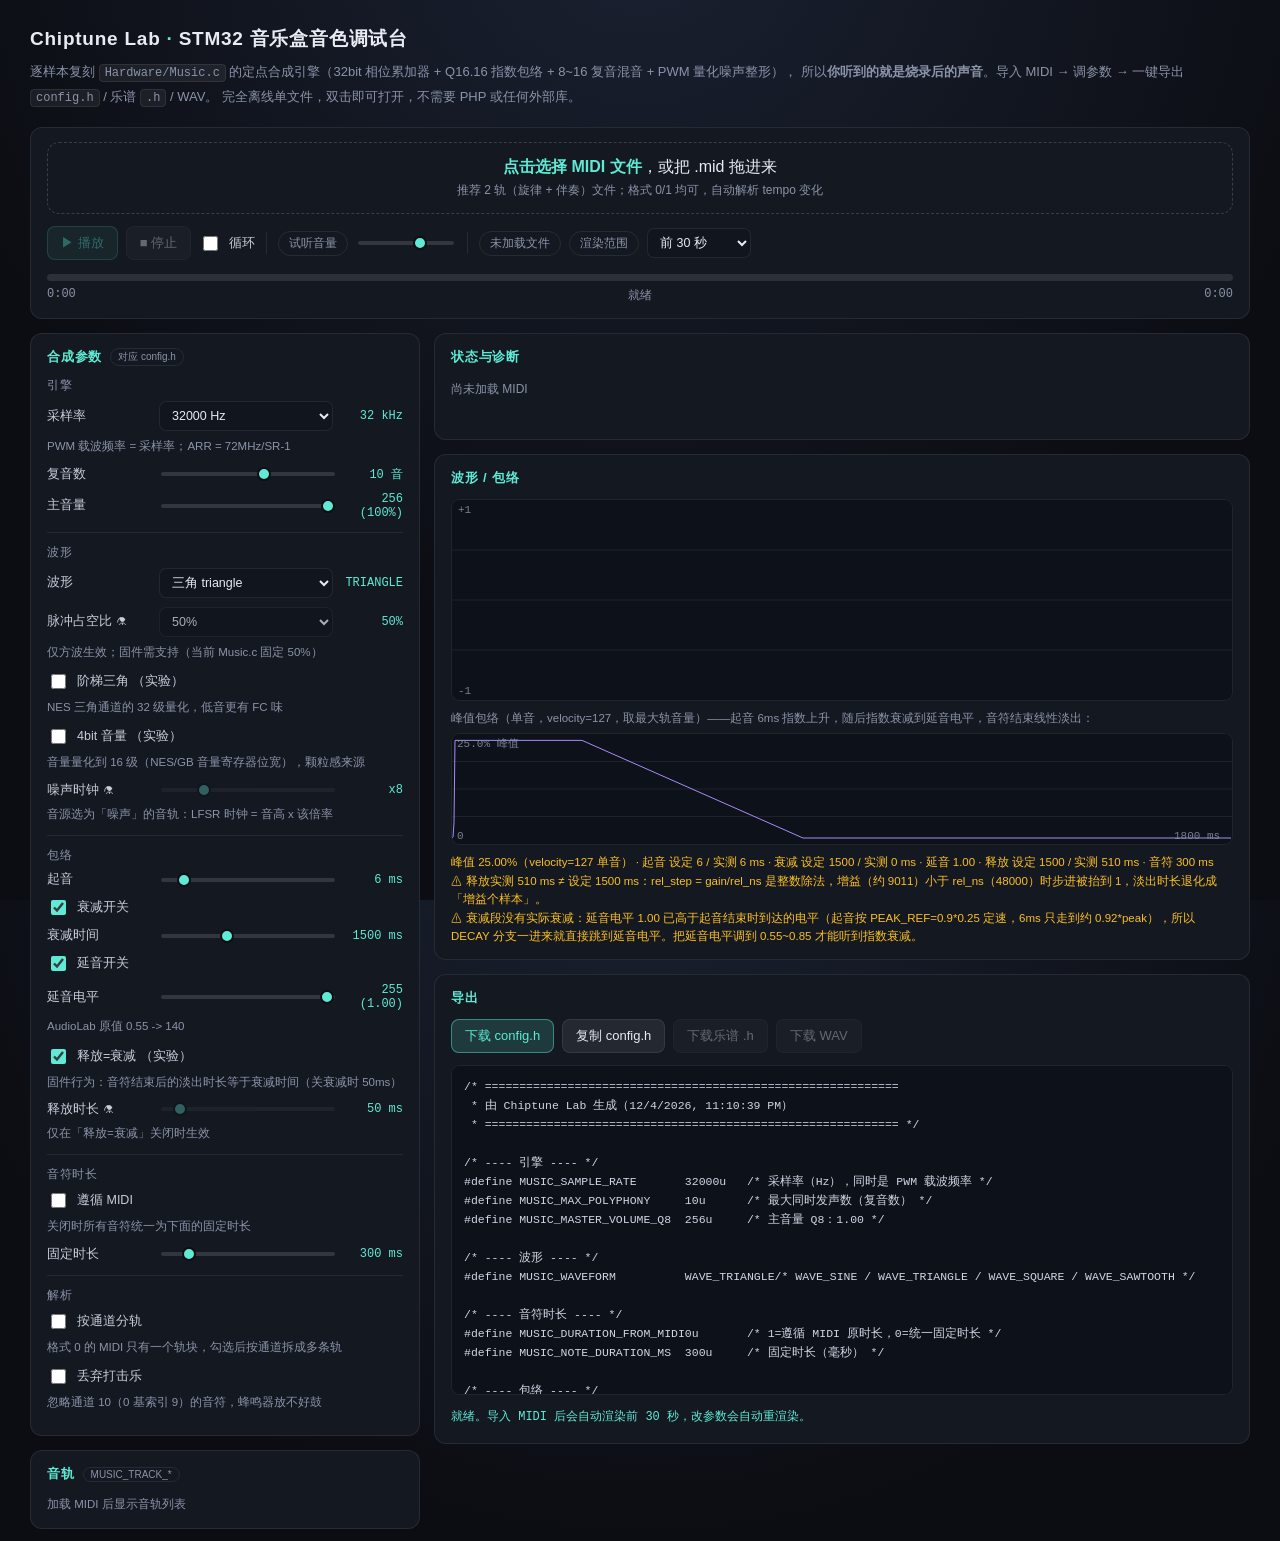
<file: src/AudioLab/chiptune_lab.html>
<!DOCTYPE html>
<html lang="zh-CN">
<head>
<meta charset="UTF-8" />
<meta name="viewport" content="width=device-width, initial-scale=1" />
<title>Chiptune Lab · STM32 音乐盒音色调试台</title>
<style>
:root{
  --bg:#0b0d12; --panel:#141821; --panel2:#11151d; --line:rgba(255,255,255,.08);
  --text:#e8ebf2; --muted:#8b93a8; --accent:#5eead4; --accent2:#a78bfa; --warn:#fbbf24; --bad:#f87171;
}
*{box-sizing:border-box}
html,body{height:100%}
body{
  margin:0; background:radial-gradient(circle at 50% -10%, #1b2132 0%, #0b0d12 62%);
  color:var(--text); font-family:-apple-system,BlinkMacSystemFont,"Segoe UI","PingFang SC","Hiragino Sans GB","Microsoft YaHei",sans-serif;
  display:flex; justify-content:center; padding:26px 16px 70px; -webkit-tap-highlight-color:transparent;
}
code,.mono{font-family:ui-monospace,SFMono-Regular,Menlo,Consolas,monospace}
.app{width:100%;max-width:1220px}
h1{font-size:19px;font-weight:600;letter-spacing:.04em;margin:0 0 8px}
h1 span{color:var(--accent)}
.sub{color:var(--muted);font-size:13px;line-height:1.8;margin:0 0 18px}
.sub code{background:rgba(255,255,255,.06);border:1px solid var(--line);border-radius:4px;padding:1px 5px;font-size:12px}
.card{background:var(--panel);border:1px solid var(--line);border-radius:12px;padding:14px 16px;margin-bottom:14px}
.card h2{font-size:13px;font-weight:600;margin:0 0 12px;color:var(--accent);letter-spacing:.06em;display:flex;align-items:center;gap:8px}
.card h2 .badge{font-size:10px;font-weight:400;color:var(--warn);border:1px solid rgba(251,191,36,.35);border-radius:20px;padding:1px 7px;letter-spacing:0}
.grid{display:grid;grid-template-columns:390px minmax(0,1fr);gap:14px;align-items:start}
@media (max-width:1000px){.grid{grid-template-columns:1fr}}
.drop{border:1.5px dashed rgba(255,255,255,.16);border-radius:12px;padding:14px;text-align:center;transition:.16s;cursor:pointer}
.drop:hover,.drop.over{border-color:var(--accent);background:rgba(94,234,212,.05)}
.drop b{color:var(--accent);font-weight:600}
.drop small{color:var(--muted);display:block;margin-top:4px;font-size:12px}
input[type=file]{display:none}
.btn{background:rgba(255,255,255,.07);color:var(--text);border:1px solid var(--line);border-radius:8px;padding:7px 13px;font-size:13px;cursor:pointer;transition:.14s;font-family:inherit}
.btn:hover:not(:disabled){background:rgba(255,255,255,.13);border-color:rgba(255,255,255,.2)}
.btn:disabled{opacity:.38;cursor:not-allowed}
.btn.primary{background:rgba(94,234,212,.16);border-color:rgba(94,234,212,.45);color:var(--accent)}
.btn.primary:hover:not(:disabled){background:rgba(94,234,212,.26)}
.btn.rec{background:rgba(248,113,113,.14);border-color:rgba(248,113,113,.4);color:#fca5a5}
.toolbar{display:flex;flex-wrap:wrap;gap:8px;align-items:center;margin-bottom:12px}
.toolbar .sep{width:1px;height:22px;background:var(--line);margin:0 3px}
.pill{font-size:12px;color:var(--muted);border:1px solid var(--line);border-radius:20px;padding:3px 10px;white-space:nowrap}
.row{display:grid;grid-template-columns:104px 1fr 62px;gap:8px;align-items:center;margin-bottom:9px}
.row>label{font-size:12.5px;color:#c7cdda}
.row .val{font-size:12px;color:var(--accent);text-align:right;font-family:ui-monospace,Menlo,Consolas,monospace}
.row.wide{grid-template-columns:1fr;gap:6px}
input[type=range]{-webkit-appearance:none;width:100%;height:4px;border-radius:3px;background:rgba(255,255,255,.13);outline:none}
input[type=range]::-webkit-slider-thumb{-webkit-appearance:none;width:14px;height:14px;border-radius:50%;background:var(--accent);cursor:pointer;border:2px solid #0b0d12}
input[type=range]::-moz-range-thumb{width:12px;height:12px;border:2px solid #0b0d12;border-radius:50%;background:var(--accent);cursor:pointer}
input[type=range]:disabled{opacity:.35}
select{background:var(--panel2);color:var(--text);border:1px solid var(--line);border-radius:7px;padding:6px 8px;font-size:12.5px;width:100%;font-family:inherit}
.sw{display:flex;align-items:center;gap:8px;font-size:12.5px;color:#c7cdda;cursor:pointer;margin-bottom:9px}
.sw input{accent-color:#5eead4;width:15px;height:15px;cursor:pointer}
.hint{font-size:11.5px;color:var(--muted);line-height:1.6;margin:-3px 0 10px;white-space:pre-line}
.hint b{color:var(--warn);font-weight:500}
.metrics{display:grid;grid-template-columns:repeat(auto-fit,minmax(140px,1fr));gap:9px}
.metric{background:var(--panel2);border:1px solid var(--line);border-radius:9px;padding:9px 11px}
.metric .k{font-size:11px;color:var(--muted);margin-bottom:4px}
.metric .v{font-size:15px;font-family:ui-monospace,Menlo,Consolas,monospace}
.metric .v.ok{color:var(--accent)}
.metric .v.warn{color:var(--warn)}
.metric .v.bad{color:var(--bad)}
canvas{display:block;width:100%;border-radius:9px;background:#0d1119;border:1px solid var(--line)}
.tracks{margin-top:4px}
.trow{display:grid;grid-template-columns:22px 1fr 96px 92px 54px;gap:8px;align-items:center;padding:5px 0;border-bottom:1px solid rgba(255,255,255,.045);font-size:12.5px}
.trow:last-child{border-bottom:none}
.trow .tname{color:#c7cdda;overflow:hidden;text-overflow:ellipsis;white-space:nowrap}
.trow .tname em{color:var(--muted);font-style:normal;font-size:11px;margin-left:5px}
.trow input[type=range]{height:3px}
.trow .sw{margin:0}
progress{width:100%;height:5px}
.pbar{position:relative;height:7px;border-radius:4px;background:rgba(255,255,255,.1);cursor:pointer;overflow:hidden;margin:14px 0 6px}
.pbar .fill{position:absolute;left:0;top:0;bottom:0;width:0%;background:linear-gradient(90deg,#5eead4,#a78bfa);border-radius:4px}
.tline{display:flex;justify-content:space-between;font-size:12px;color:var(--muted);font-family:ui-monospace,Menlo,Consolas,monospace}
pre{background:#0d1119;border:1px solid var(--line);border-radius:9px;padding:12px;font-size:11.5px;line-height:1.65;overflow:auto;max-height:330px;margin:0;color:#cfd6e4;white-space:pre}
.log{font-size:12px;color:var(--muted);line-height:1.8;max-height:120px;overflow:auto;font-family:ui-monospace,Menlo,Consolas,monospace}
.log .e{color:var(--bad)}
.log .g{color:var(--accent)}
.log .w{color:var(--warn)}
.footrow{display:flex;gap:8px;flex-wrap:wrap;margin-top:12px}
.tag{display:inline-block;font-size:10.5px;color:var(--warn);border:1px solid rgba(251,191,36,.35);border-radius:20px;padding:0 6px;margin-left:6px;vertical-align:1px}
.statline{font-size:12px;color:var(--muted);line-height:1.9}
.statline b{color:#dfe4ee;font-weight:500}
</style>
</head>
<body>
<div class="app">
  <h1>Chiptune Lab <span>·</span> STM32 音乐盒音色调试台</h1>
  <p class="sub">
    逐样本复刻 <code>Hardware/Music.c</code> 的定点合成引擎（32bit 相位累加器 + Q16.16 指数包络 + 8~16 复音混音 + PWM 量化噪声整形），
    所以<b>你听到的就是烧录后的声音</b>。导入 MIDI → 调参数 → 一键导出 <code>config.h</code> / 乐谱 <code>.h</code> / WAV。
    完全离线单文件，双击即可打开，不需要 PHP 或任何外部库。
  </p>

  <div class="card">
    <div class="drop" id="drop">
      <b>点击选择 MIDI 文件</b>，或把 .mid 拖进来
      <small>推荐 2 轨（旋律 + 伴奏）文件；格式 0/1 均可，自动解析 tempo 变化</small>
      <input type="file" id="file" accept=".mid,.midi,audio/midi" />
    </div>
    <div class="toolbar" style="margin:12px 0 0">
      <button class="btn primary" id="play" disabled>▶ 播放</button>
      <button class="btn" id="stop" disabled>■ 停止</button>
      <label class="sw" style="margin:0"><input type="checkbox" id="loop" /> 循环</label>
      <span class="sep"></span>
      <span class="pill">试听音量</span>
      <input type="range" id="listenVol" min="0" max="150" value="100" style="width:96px" />
      <span class="sep"></span>
      <span class="pill" id="loadInfo">未加载文件</span>
    </div>
    <div class="pbar" id="pbar"><div class="fill" id="pfill"></div></div>
    <div class="tline"><span id="curTime">0:00</span><span id="rstate">就绪</span><span id="totTime">0:00</span></div>
  </div>

  <div class="grid">
    <div>
      <div class="card">
        <h2>合成参数<span class="badge" style="color:var(--muted);border-color:var(--line)">对应 config.h</span></h2>
        <div id="panel"></div>
      </div>
      <div class="card">
        <h2>音轨<span class="badge" style="color:var(--muted);border-color:var(--line)">MUSIC_TRACK_*</span></h2>
        <div class="tracks" id="tracks"><div class="hint" style="margin:0">加载 MIDI 后显示音轨列表</div></div>
      </div>
    </div>

    <div>
      <div class="card">
        <h2>状态与诊断</h2>
        <div class="statline" id="fileInfo" style="margin-bottom:12px">尚未加载 MIDI</div>
        <div class="metrics" id="metrics"></div>
        <div class="hint" id="advice" style="margin:12px 0 0"></div>
      </div>

      <div class="card">
        <h2>波形 / 包络</h2>
        <canvas id="wave" height="200"></canvas>
        <div class="hint" style="margin:8px 0 6px">峰值包络（单音，velocity=127，取最大轨音量）——起音 6ms 指数上升，随后指数衰减到延音电平，音符结束线性淡出：</div>
        <canvas id="env" height="110"></canvas>
        <div class="hint" id="envInfo" style="margin:8px 0 0"></div>
      </div>

      <div class="card">
        <h2>导出</h2>
        <div class="footrow" style="margin:0 0 12px">
          <button class="btn primary" id="dlCfg">下载 config.h</button>
          <button class="btn" id="copyCfg">复制 config.h</button>
          <button class="btn" id="dlScore" disabled>下载乐谱 .h</button>
          <button class="btn" id="dlWav" disabled>下载 WAV</button>
        </div>
        <pre id="cfgOut">加载 MIDI 后在此预览 config.h</pre>
        <div class="log" id="log" style="margin-top:12px"></div>
      </div>
    </div>
  </div>
</div>

<script>
/* ==== CHIPTUNE_CORE_BEGIN ==== */
/* ============================================================
 * Chiptune Lab 核心：MIDI 解析 / 乐谱量化 / Music.c 定点引擎仿真 / 导出
 * 纯逻辑，不依赖 DOM —— 可在 Node 下直接 require 做回归测试。
 * ============================================================ */
(function (global, factory) {
  'use strict';
  if (typeof module === 'object' && typeof module.exports === 'object') { module.exports = factory(); }
  else { global.ChiptuneCore = factory(); }
})(typeof window !== 'undefined' ? window : globalThis, function () {
  'use strict';

  var NL = String.fromCharCode(10);

  /* ---------- 与 Music.c 一一对应的常量 ---------- */
  var TIM3_CLK      = 72000000;   /* TIM3 计数时钟 */
  var PEAK_Q16      = 16384;      /* 0.25 * 2^16 */
  var INIT_G        = 7;          /* 0.0001 * 2^16 */
  var PEAK_REF_Q16  = 14745;      /* 0.9*0.25 * 2^16 */
  var ENV_OFF = 0, ENV_ATTACK = 1, ENV_DECAY = 2, ENV_SUSTAIN = 3, ENV_RELEASE = 4;
  var WAVE_SINE = 0, WAVE_TRIANGLE = 1, WAVE_SQUARE = 2, WAVE_SAWTOOTH = 3;
  var WAVE_MACRO = ['WAVE_SINE', 'WAVE_TRIANGLE', 'WAVE_SQUARE', 'WAVE_SAWTOOTH'];
  var DUTY_NAME = ['12.5%', '25%', '50%', '75%'];
  var DUTY_Q32  = [0x20000000, 0x40000000, 0x80000000, 0xC0000000];
  /* 硬件脉冲是单极性 0..V，隔直后高/低电平为 +2(1-d) / -2d（峰峰恒为 2，均值 0） */
  var DUTY_HI_Q16 = [114688, 98304, 65536, 32768];
  var DUTY_LO_Q16 = [16384, 32768, 65536, 98304];
  /* NES 式 15bit LFSR：自由运行（不随音符复位），否则每个音符都从同一初值开始会产生直流偏置 */
  var g_lfsr = 1;

  /* 默认配置 = 当前 src/User/config.h 的取值 */
  function defaultConfig() {
    return {
      sampleRate: 32000, maxPolyphony: 10, masterVolumeQ8: 256,
      waveform: WAVE_TRIANGLE,
      dutyIndex: 2, quantize4bit: false, steppedTriangle: false,
      noiseClockMul: 8,
      durationFromMidi: false, noteDurationMs: 300,
      attackMs: 6, decayEnable: true, decayMs: 1500,
      sustainEnable: true, sustainGainQ8: 255,
      releaseFollowDecay: true, releaseMs: 50,
      splitByChannel: false, dropPercussion: false
    };
  }

  /* ---------- 查表 ---------- */
  function buildPhaseInc(sr) {
    var t = new Uint32Array(128);
    for (var i = 0; i < 128; i++) {
      var f = 440 * Math.pow(2, (i - 69) / 12);
      t[i] = Math.floor(f * 4294967296 / sr) >>> 0;
    }
    return t;
  }
  function buildSineLut() {
    var t = new Int8Array(256);
    for (var i = 0; i < 256; i++) { t[i] = Math.floor(Math.sin(6.283185307179586 * i / 256) * 127 + 0.5); }
    return t;
  }
  /* NES 三角波：32 级阶梯（16 个电平） */
  var TRI_STEP_Q16 = (function () {
    var t = new Int32Array(32);
    for (var i = 0; i < 32; i++) {
      var lv = i < 16 ? i : 31 - i;           /* 0..15 */
      t[i] = Math.round((lv / 15 * 2 - 1) * 65536);
    }
    return t;
  })();

  /* ---------- 导出器（与 AudioLab/export_c.js 输出格式完全一致） ---------- */
  var TICK_US_DEFAULT = 5000, TICK_US_MAX = 10000, TICK_LIMIT = 65534;

  function toTick(sec, tickUs) { return Math.max(0, Math.round(sec * 1e6 / tickUs)); }

  function stripExt(name) {
    var i = String(name || 'score').lastIndexOf('.');
    return i > 0 ? String(name).slice(0, i) : String(name || 'score');
  }

  /* 秒 -> tick（时间单位自适应：默认 5ms，超 uint16 上限改 10ms） */
  function quantizeNotes(notes, tickUs) {
    var out = new Array(notes.length);
    for (var i = 0; i < notes.length; i++) {
      var n = notes[i];
      out[i] = {
        time: toTick(n.time, tickUs),
        duration: Math.max(1, toTick(n.duration, tickUs)),
        midi: Math.max(0, Math.min(127, Math.round(n.midi))),
        velocity: Math.max(1, Math.min(127, Math.round(n.velocity))),
        track: Math.max(0, Math.min(15, n.track || 0))
      };
    }
    return out;
  }
  function pickTickUs(notes) {
    var totalMs = songTotalMs(notes);
    return toTick(totalMs / 1000, TICK_US_DEFAULT) > TICK_LIMIT ? TICK_US_MAX : TICK_US_DEFAULT;
  }
  function songTotalMs(notes) {
    var m = 0;
    for (var i = 0; i < notes.length; i++) {
      var e = (notes[i].time + notes[i].duration) * 1000;
      if (e > m) m = e;
    }
    return m;
  }

  /* 生成乐谱头文件；velocity 取 MIDI 原始 0~127 */
  function generateScoreHeader(songName, notes, trackCount, opt) {
    opt = opt || {};
    var totalMs = songTotalMs(notes);
    var tickUs = opt.tickUs || pickTickUs(notes);
    var qn = opt.quantized || quantizeNotes(notes, tickUs);
    var safeName = stripExt(songName);
    var ident = safeName.replace(/[^A-Za-z0-9_]/g, '_');
    if (!ident.length) ident = 'score';
    var guard = '__SCORE_' + ident.toUpperCase() + '_H';

    var perTrack = [];
    for (var j = 0; j < qn.length; j++) {
      var t = qn[j].track;
      while (perTrack.length <= t) perTrack.push(0);
      perTrack[t]++;
    }
    var trackDesc = [];
    for (var k = 0; k < perTrack.length; k++) { trackDesc.push('tr' + k + '=' + perTrack[k]); }

    var L = [];
    L.push('/* ============================================================');
    L.push(' * 由 AudioLab MIDI C 数组导出器生成，请勿手工修改');
    L.push(' * 曲名: ' + safeName);
    L.push(' * 音符数: ' + qn.length + '   时长: ' + (totalMs / 1000).toFixed(1) + ' s' +
           '   轨道数: ' + trackCount + '   ' + trackDesc.join(' '));
    L.push(' * 时间单位: ' + tickUs + ' us   (uint16，最大 ' + (TICK_LIMIT * tickUs / 1e6).toFixed(1) + ' s)');
    L.push(' * ============================================================ */');
    L.push('#ifndef ' + guard);
    L.push('#define ' + guard);
    L.push('');
    L.push('#include "Music.h"');
    L.push('');
    L.push('#define SCORE_NAME            "' + safeName.replace(/"/g, "'") + '"');
    L.push('#define SCORE_NOTE_COUNT      ' + qn.length + 'u');
    L.push('#define SCORE_TOTAL_TIME_MS   ' + Math.round(totalMs) + 'u');
    L.push('#define SCORE_TICK_US         ' + tickUs + 'u');
    L.push('');
    L.push('/* { 起始时刻, 时长, MIDI音号, 力度, 音轨号 } 单位：tick */');
    L.push('static const ScoreNote g_score[SCORE_NOTE_COUNT] = {');
    var BUF = [];
    for (var n = 0; n < qn.length; n++) {
      var q = qn[n];
      BUF.push('    {' + q.time + ', ' + q.duration + ', ' + q.midi + ', ' + q.velocity + ', ' + q.track + '},');
    }
    L.push(BUF.join(NL));
    L.push('};');
    L.push('');
    L.push('#endif');
    return {
      text: L.join(NL) + NL, quantized: qn, tickUs: tickUs,
      totalMs: Math.round(totalMs), bytes: qn.length * 8
    };
  }

  /* ============================================================
   * 标准 MIDI 文件解析（自带，无依赖）
   * ============================================================ */
  function parseMidi(arrayBuffer) {
    var dv = new DataView(arrayBuffer);
    var p = 0;
    function u8() { return dv.getUint8(p++); }
    function u16() { var v = dv.getUint16(p, false); p += 2; return v; }
    function u32() { var v = dv.getUint32(p, false); p += 4; return v; }
    function tag() {
      var s = String.fromCharCode(dv.getUint8(p), dv.getUint8(p + 1), dv.getUint8(p + 2), dv.getUint8(p + 3));
      p += 4; return s;
    }
    if (dv.byteLength < 14 || tag() !== 'MThd') throw new Error('不是标准 MIDI 文件（未找到 MThd 头）');
    var hlen = u32(), format = u16(), ntrks = u16(), division = u16();
    if (hlen > 6) p += hlen - 6;
    if (division & 0x8000) throw new Error('不支持 SMPTE 时间基准的 MIDI 文件');
    var tpq = division || 480;

    /* 收集 MTrk 数据块 */
    var chunks = [];
    while (p + 8 <= dv.byteLength) {
      var tk = tag(), len = u32();
      if (tk === 'MTrk') { chunks.push({ start: p, len: len }); }
      p += len;
    }
    if (!chunks.length) throw new Error('文件中没有 MTrk 音轨块');

    var tempos = [];
    var trackNotes = [];   /* 每轨： [{tick, midi, velocity, channel, endTick}] */

    for (var ti = 0; ti < chunks.length; ti++) {
      var st = chunks[ti].start, en = st + chunks[ti].len, q = st, tick = 0, running = 0;
      var open = {};        /* key: ch*128+note -> 栈 */
      var pending = [];     /* {tick, endTick, midi, velocity, channel, seq} */
      var seq = 0;
      while (q < en) {
        var b, v = 0;
        do { b = dv.getUint8(q++); v = (v << 7) | (b & 0x7f); } while (b & 0x80);
        tick += v;
        var status = dv.getUint8(q++);
        if (status < 0x80) { q--; status = running; }
        else { running = status; }
        var type = status & 0xf0, ch = status & 0x0f;
        if (status === 0xff) {
          var mt = dv.getUint8(q++), ml = 0;
          do { b = dv.getUint8(q++); ml = (ml << 7) | (b & 0x7f); } while (b & 0x80);
          if (mt === 0x51 && ml === 3) {
            tempos.push({ tick: tick, us: (dv.getUint8(q) << 16) | (dv.getUint8(q + 1) << 8) | dv.getUint8(q + 2) });
          }
          q += ml;
        } else if (status === 0xf0 || status === 0xf7) {
          var sl = 0;
          do { b = dv.getUint8(q++); sl = (sl << 7) | (b & 0x7f); } while (b & 0x80);
          q += sl;
        } else if (type === 0x90 || type === 0x80) {
          var d1 = dv.getUint8(q++), d2 = dv.getUint8(q++);
          var key = ch * 128 + d1;
          if (type === 0x90 && d2 > 0) {
            if (!open[key]) open[key] = [];
            open[key].push({ tick: tick, endTick: -1, midi: d1, velocity: d2, channel: ch, seq: seq++ });
          } else {
            var stack = open[key];
            if (stack && stack.length) {
              var on = stack.pop();
              on.endTick = tick;
              pending.push(on);
            }
          }
        } else if (type === 0xa0 || type === 0xb0 || type === 0xe0) { q += 2; }
        else if (type === 0xc0 || type === 0xd0) { q += 1; }
        else { q += 1; }
      }
      /* 未闭合的音符：以轨道结束处收尾 */
      for (var kk in open) {
        var arr = open[kk];
        while (arr.length) { var o = arr.pop(); o.endTick = tick; pending.push(o); }
      }
      /* 按「起始时刻 + note-on 事件先后」排序：与 tonejs-midi / AudioLab 导出的顺序逐位一致 */
      pending.sort(function (a, b) { return (a.tick - b.tick) || (a.seq - b.seq); });
      trackNotes.push(pending);
    }

    /* tempo 表 -> tick 转秒 */
    var evs = tempos.slice().sort(function (a, b) { return a.tick - b.tick; });
    var pts = [];
    if (!evs.length || evs[0].tick > 0) pts.push({ tick: 0, sec: 0, us: 500000 });
    var sec = 0, lastTick = 0, us = 500000;
    for (var e = 0; e < evs.length; e++) {
      if (evs[e].tick < lastTick) continue;
      sec += (evs[e].tick - lastTick) * us / 1e6 / tpq;
      lastTick = evs[e].tick; us = evs[e].us;
      pts.push({ tick: evs[e].tick, sec: sec, us: us });
    }
    function tickToSec(tick) {
      var lo = 0, hi = pts.length - 1;
      while (lo < hi) { var mid = (lo + hi + 1) >> 1; if (pts[mid].tick <= tick) lo = mid; else hi = mid - 1; }
      var q0 = pts[lo];
      return q0.sec + (tick - q0.tick) * q0.us / 1e6 / tpq;
    }

    /* 展开为音符列表（time/duration 单位：秒） */
    var raw = [];
    for (var t2 = 0; t2 < trackNotes.length; t2++) {
      var list = trackNotes[t2];
      for (var j2 = 0; j2 < list.length; j2++) {
        var nn = list[j2];
        var t0 = tickToSec(nn.tick), t1 = tickToSec(nn.endTick);
        raw.push({
          time: t0, duration: Math.max(0.001, t1 - t0), midi: nn.midi,
          velocity: nn.velocity, track: t2, channel: nn.channel
        });
      }
    }
    var duration = 0;
    for (var d = 0; d < raw.length; d++) { var ee = raw[d].time + raw[d].duration; if (ee > duration) duration = ee; }
    return { format: format, division: tpq, tempoCount: pts.length, rawNotes: raw, duration: duration, trackCount: chunks.length };
  }

  /* 按轨（可选按通道）分组，并应用屏蔽规则；保持 AudioLab 的音符顺序 */
  function buildGroups(parsed, cfg) {
    var map = {}, order = [];
    for (var i = 0; i < parsed.rawNotes.length; i++) {
      var n = parsed.rawNotes[i];
      if (cfg.dropPercussion && n.channel === 9) continue;
      var gid = cfg.splitByChannel ? (n.track * 16 + n.channel) : n.track;
      var g = map[gid];
      if (!g) {
        g = { id: gid, track: n.track, channel: cfg.splitByChannel ? n.channel : -1, notes: [] };
        map[gid] = g; order.push(g);
      }
      g.notes.push(n);
    }
    order.sort(function (a, b) { return a.id - b.id; });
    var collected = [];
    for (var k = 0; k < order.length; k++) {
      var gg = order[k];
      for (var m = 0; m < gg.notes.length; m++) {
        var q = gg.notes[m];
        collected.push({ time: q.time, duration: q.duration, midi: q.midi, velocity: q.velocity, track: k });
        gg.notes[m] = q;
      }
      gg.notes.sort(function (a, b) { return a.time - b.time; });
    }
    collected.sort(function (a, b) { return a.time - b.time; });   /* 稳定排序：与 export_c.js 一致 */
    return { groups: order, notes: collected };
  }

  function channelMask(g) {
    if (g.channel >= 0) return [g.channel];
    var seen = {}, out = [];
    for (var i = 0; i < g.notes.length; i++) {
      var c = g.notes[i].channel;
      if (!seen[c]) { seen[c] = 1; out.push(c); }
    }
    out.sort(function (a, b) { return a - b; });
    return out;
  }

  /* ============================================================
   * Music.c 定点引擎仿真
   * ============================================================ */
  function envK(from, to, ns) {
    if (!ns) return 0;
    return Math.floor(Math.exp(Math.log(to / from) / ns) * 65536) >>> 0;
  }
  function peakGainQ16(velocity, trackVolQ8, masterQ8) {
    var num = masterQ8 * trackVolQ8 * velocity * PEAK_Q16;   /* < 2^53 */
    return Math.floor(num / (256 * 256 * 127));
  }
  function deriveConstants(cfg, tickUs) {
    var sr = cfg.sampleRate;
    var perMs = Math.floor(sr / 1000);
    var attackNs  = perMs * cfg.attackMs;   if (!attackNs) attackNs = 1;
    var decayNs   = perMs * cfg.decayMs;    if (!decayNs) decayNs = 1;
    var releaseNs = cfg.releaseFollowDecay ? (cfg.decayEnable ? decayNs : perMs * 50) : Math.max(1, perMs * cfg.releaseMs);
    var kAttack = envK(INIT_G, PEAK_REF_Q16, attackNs);
    var kDecay = cfg.sustainEnable
      ? envK(PEAK_REF_Q16, PEAK_REF_Q16 * 0.55, decayNs)
      : envK(PEAK_REF_Q16, INIT_G, decayNs);
    return {
      sampleRate: sr,
      ARR: Math.floor(TIM3_CLK / sr) - 1,
      sppTick: Math.max(1, perMs * Math.floor(tickUs / 1000)),
      attackNs: attackNs, decayNs: decayNs, releaseNs: releaseNs,
      kAttack: kAttack, kDecay: kDecay,
      phaseInc: buildPhaseInc(sr),
      sineLut: cfg.waveform === WAVE_SINE ? buildSineLut() : null,
      peakFull: peakGainQ16(127, 256, cfg.masterVolumeQ8)
    };
  }

  /* 单音包络曲线（与引擎同一套算式，仅推进 gain，不产生波形） */
  function envelopeCurve(cfg, tickUs, noteDurMs, trackVolQ8) {
    var d = deriveConstants(cfg, tickUs);
    var sr = d.sampleRate;
    var peak = peakGainQ16(127, trackVolQ8 === undefined ? 256 : trackVolQ8, cfg.masterVolumeQ8);
    var susTarget = cfg.sustainEnable ? ((peak * cfg.sustainGainQ8) >>> 8) : INIT_G;
    var nEnd = Math.max(1, Math.round(noteDurMs * sr / 1000));
    var total = nEnd + Math.max(d.releaseNs, 20000) + 2;   /* 释放实测可能远长于 rel_ns */
    var out = new Float32Array(total);
    var env = ENV_ATTACK, gain = INIT_G, relStep = 0, attackEnd = d.attackNs;
    var marks = { attackEnd: 0, decayEnd: 0, noteEnd: 0, releaseEnd: 0 };
    for (var s = 0; s < total; s++) {
      if (s >= nEnd && env !== ENV_RELEASE) {
        env = ENV_RELEASE;
        relStep = Math.max(1, Math.floor(gain / d.releaseNs));
        marks.noteEnd = s;
      }
      if (env === ENV_ATTACK) {
        var g = gain, ng = (Math.imul(g, d.kAttack) >>> 0) >>> 16;
        if (ng <= g) ng = g + 1;
        gain = ng > peak ? peak : ng;
        if (s >= attackEnd) { env = cfg.decayEnable ? ENV_DECAY : ENV_SUSTAIN; marks.attackEnd = s; }
      } else if (env === ENV_DECAY) {
        gain = (Math.imul(gain, d.kDecay) >>> 0) >>> 16;
        if (gain <= susTarget) {
          marks.decayEnd = s;
          if (cfg.sustainEnable) { gain = susTarget; env = ENV_SUSTAIN; }
          else { gain = 0; env = ENV_OFF; }
        }
      } else if (env === ENV_RELEASE) {
        if (gain <= relStep) { gain = 0; marks.releaseEnd = s; out[s] = 0; break; }
        gain -= relStep;
      }
      out[s] = gain / 65536;
    }
    return { curve: out, peak: peak / 65536, relStep: relStep, marks: marks, releaseNs: d.releaseNs,
             kDecay: d.kDecay, kAttack: d.kAttack, total: total };
  }

  /* 分块渲染器：每次 step() 处理 nSamples 个样本，可驱动进度条 */
  function createRenderer(quantizedNotes, tickUs, cfg, maxSamples) {
    var d = deriveConstants(cfg, tickUs);
    var sr = d.sampleRate, ARR = d.ARR, half = ARR >> 1;
    var count = quantizedNotes.length;
    var trackEnable = cfg.trackEnable || [];
    var trackVol    = cfg.trackVolumeQ8 || [];
    var trackNoise  = cfg.trackNoise || [];
    var nv = Math.max(1, cfg.maxPolyphony | 0);
    var voices = new Array(nv);
    for (var i = 0; i < nv; i++) {
      voices[i] = { active: 0, env: ENV_OFF, phase: 0, inc: 0, gain: 0, peak: 0, susTarget: 0,
                    attackEnd: 0, endSample: 0, relStep: 0, relNs: 1, noise: 0, lfsr: 1,
                    qStep: 0, invStep: 0, noiseMul: 1 };
    }
    var userCap = maxSamples > 0;
    var cap;
    if (userCap) { cap = Math.min(maxSamples, 0x7FFFFFF); }
    else {
      var lastEnd = 0;
      for (var z = 0; z < count; z++) {
        var e2 = (quantizedNotes[z].time + quantizedNotes[z].duration) * d.sppTick;
        if (e2 > lastEnd) lastEnd = e2;
      }
      cap = Math.min(0x7FFFFFF, Math.ceil(lastEnd + d.releaseNs + sr * 0.25) + 8);
    }
    var out = new Float32Array(cap);
    var noteIdx = 0, sampleCnt = 0, ccrErr = 0, writePos = 0;
    var finished = false, truncated = false;
    var stats = { maxVoices: 0, steals: 0, trackMuted: 0, outOfRange: 0, clipped: 0, peak: 0,
                  sumSq: 0, notesStarted: 0, firstClipAt: -1 };

    function noteOn(n) {
      var tr = n.track;
      if (tr >= trackEnable.length) { stats.outOfRange++; return; }
      if (!trackEnable[tr]) { stats.trackMuted++; return; }
      var v = null, oldest = 4294967295, k;
      for (k = 0; k < nv; k++) {
        if (!voices[k].active) { v = voices[k]; break; }
        if (voices[k].endSample < oldest) { oldest = voices[k].endSample; v = voices[k]; }
      }
      if (!v) return;
      if (v.active) stats.steals++;
      var isNoise = !!trackNoise[tr];
      v.active = 1; v.env = ENV_ATTACK; v.phase = 0; v.noise = isNoise ? 1 : 0;
      v.inc = isNoise ? (Math.imul(d.phaseInc[n.midi] >>> 0, cfg.noiseClockMul | 0) >>> 0) : d.phaseInc[n.midi];
      v.peak = peakGainQ16(n.velocity, trackVol[tr], cfg.masterVolumeQ8);
      v.gain = INIT_G;
      v.susTarget = cfg.sustainEnable ? ((v.peak * cfg.sustainGainQ8) >>> 8) : INIT_G;
      v.attackEnd = sampleCnt + d.attackNs;
      if (cfg.durationFromMidi) { v.endSample = sampleCnt + n.duration * d.sppTick; }
      else {
        var durTicks = Math.floor((cfg.noteDurationMs * 1000) / tickUs);
        if (durTicks < 1) durTicks = 1;
        v.endSample = sampleCnt + durTicks * d.sppTick;
      }
      v.relNs = d.releaseNs;
      if (cfg.quantize4bit) { v.qStep = v.peak / 15; v.invStep = v.peak > 0 ? 15 / v.peak : 0; }
      stats.notesStarted++;
    }

    function step(nSamples) {
      if (finished) return 0;
      var written = 0;
      for (var s = 0; s < nSamples; s++) {
        /* 1. 调度 */
        while (noteIdx < count) {
          var nn = quantizedNotes[noteIdx];
          if (sampleCnt < nn.time * d.sppTick) break;
          noteOn(nn); noteIdx++;
        }
        /* 2. 渲染 voice */
        var acc = 0, live = 0, k;
        for (k = 0; k < nv; k++) {
          var v = voices[k];
          if (!v.active) continue;
          if (sampleCnt >= v.endSample && v.env !== ENV_RELEASE) {
            v.env = ENV_RELEASE;
            v.relStep = Math.max(1, Math.floor(v.gain / v.relNs));
          }
          if (v.env === ENV_ATTACK) {
            var g = v.gain, ng = (Math.imul(g, d.kAttack) >>> 0) >>> 16;
            if (ng <= g) ng = g + 1;
            v.gain = ng > v.peak ? v.peak : ng;
            if (sampleCnt >= v.attackEnd) { v.env = cfg.decayEnable ? ENV_DECAY : ENV_SUSTAIN; }
          } else if (v.env === ENV_DECAY) {
            v.gain = (Math.imul(v.gain, d.kDecay) >>> 0) >>> 16;
            if (v.gain <= v.susTarget) {
              if (cfg.sustainEnable) { v.gain = v.susTarget; v.env = ENV_SUSTAIN; }
              else { v.active = 0; v.env = ENV_OFF; continue; }
            }
          } else if (v.env === ENV_RELEASE) {
            if (v.gain <= v.relStep) { v.active = 0; v.env = ENV_OFF; continue; }
            v.gain -= v.relStep;
          }
          var gain = v.gain;
          if (cfg.quantize4bit && v.invStep > 0) {
            gain = Math.floor(gain * v.invStep + 0.5) * v.qStep;
          }
          var prev = v.phase;
          v.phase = (v.phase + v.inc) >>> 0;
          var w;
          if (v.noise) {
            if (v.phase < prev) {                     /* 相位溢出 = LFSR 时钟沿 */
              var bit = ((g_lfsr ^ (g_lfsr >> 1)) & 1);
              g_lfsr = (g_lfsr >> 1) | (bit << 14);
            }
            w = (g_lfsr & 1) ? gain : -gain;
          } else if (cfg.waveform === WAVE_SQUARE) {
            if (cfg.dutyIndex === 2) { w = (v.phase >>> 31) ? -gain : gain; }
            else if (v.phase < DUTY_Q32[cfg.dutyIndex]) { w = Math.imul(gain, DUTY_HI_Q16[cfg.dutyIndex]) >> 16; }
            else { w = -(Math.imul(gain, DUTY_LO_Q16[cfg.dutyIndex]) >> 16); }
          } else if (cfg.waveform === WAVE_SINE) {
            w = (Math.imul(gain, d.sineLut[v.phase >>> 24]) >> 7);
          } else if (cfg.waveform === WAVE_TRIANGLE) {
            if (cfg.steppedTriangle) { w = (Math.imul(gain, TRI_STEP_Q16[(v.phase >>> 27) & 31]) >> 16); }
            else {
              var u = v.phase >>> 16;
              var tri = u < 32768 ? (u * 4 - 65536) : ((65535 - u) * 4 - 65536);
              w = (Math.imul(gain, tri) >> 16);
            }
          } else {
            var saw = ((v.phase >>> 15) & 0x1FFFF) - 65536;
            w = (Math.imul(gain, saw) >> 16);
          }
          acc += w;
          live++;
        }
        if (live > stats.maxVoices) stats.maxVoices = live;

        /* 3. PWM 输出（一阶噪声整形） */
        var prod = (Math.imul(acc, ARR) + ccrErr) | 0;
        var raw = prod >> 17;
        ccrErr = (prod - (raw << 17)) | 0;
        var ccr = half + raw;
        if (ccr < 0 || ccr > ARR) {
          stats.clipped++;
          if (stats.firstClipAt < 0) stats.firstClipAt = sampleCnt;
          ccr = ccr < 0 ? 0 : ARR;
        }
        var smp = (ccr - half) / half;
        var a = smp < 0 ? -smp : smp;
        if (a > stats.peak) stats.peak = a;
        stats.sumSq += smp * smp;

        out[writePos++] = smp;
        written++;
        sampleCnt++;
        if (writePos >= cap) { truncated = userCap; finished = true; break; }
        /* 4. 自然结束 */
        if (noteIdx >= count) {
          var any = 0;
          for (k = 0; k < nv; k++) { if (voices[k].active) { any = 1; break; } }
          if (!any) { finished = true; break; }
        }
      }
      return written;
    }

    return {
      step: step,
      stats: stats,
      derive: d,
      get finished() { return finished; },
      get truncated() { return truncated; },
      get written() { return writePos; },
      get playMs() { return sampleCnt * 1000 / sr; },
      samples: function () { return out ? out.subarray(0, writePos) : new Float32Array(0); }
    };
  }

  /* 同步渲染（测试 / 短预览用） */
  function renderSync(quantizedNotes, tickUs, cfg, maxSamples) {
    var r = createRenderer(quantizedNotes, tickUs, cfg, maxSamples);
    while (!r.finished) { r.step(65536); }
    return { samples: r.samples(), stats: r.stats, truncated: r.truncated, playMs: r.playMs };
  }

  /* ---------- WAV（16bit 单声道） ---------- */
  function encodeWav(samples, sampleRate) {
    var n = samples.length;
    var buf = new ArrayBuffer(44 + n * 2);
    var dv = new DataView(buf);
    function str(off, s) { for (var i = 0; i < s.length; i++) { dv.setUint8(off + i, s.charCodeAt(i)); } }
    str(0, 'RIFF'); dv.setUint32(4, 36 + n * 2, true); str(8, 'WAVE');
    str(12, 'fmt '); dv.setUint32(16, 16, true); dv.setUint16(20, 1, true); dv.setUint16(22, 1, true);
    dv.setUint32(24, sampleRate, true); dv.setUint32(28, sampleRate * 2, true);
    dv.setUint16(32, 2, true); dv.setUint16(34, 16, true);
    str(36, 'data'); dv.setUint32(40, n * 2, true);
    for (var i = 0; i < n; i++) {
      var v = samples[i];
      if (v > 1) v = 1; else if (v < -1) v = -1;
      dv.setInt16(44 + i * 2, Math.round(v * 32767), true);
    }
    return buf;
  }

  return {
    NL: NL,
    TIM3_CLK: TIM3_CLK,
    WAVE_SINE: WAVE_SINE, WAVE_TRIANGLE: WAVE_TRIANGLE, WAVE_SQUARE: WAVE_SQUARE, WAVE_SAWTOOTH: WAVE_SAWTOOTH,
    WAVE_MACRO: WAVE_MACRO, DUTY_NAME: DUTY_NAME,
    TICK_US_DEFAULT: TICK_US_DEFAULT,
    defaultConfig: defaultConfig,
    parseMidi: parseMidi,
    buildGroups: buildGroups,
    channelMask: channelMask,
    quantizeNotes: quantizeNotes,
    pickTickUs: pickTickUs,
    songTotalMs: songTotalMs,
    generateScoreHeader: generateScoreHeader,
    deriveConstants: deriveConstants,
    peakGainQ16: peakGainQ16,
    envelopeCurve: envelopeCurve,
    createRenderer: createRenderer,
    renderSync: renderSync,
    encodeWav: encodeWav,
    stripExt: stripExt
  };
});
/* ==== CHIPTUNE_CORE_END ==== */
</script>

<script>
(function () {
  'use strict';
  var C = window.ChiptuneCore;
  var NL = C.NL;
  var $ = function (id) { return document.getElementById(id); };

  var cfg = C.defaultConfig();
  var cfgBaseFile = 'Constant_Moderato';
  var parsed = null;
  var built = null;          /* {groups, notes} */
  var quant = null;          /* {text, quantized, tickUs, totalMs, bytes} */
  var rendered = null;       /* {samples, stats, truncated} */
  var audioCtx = null, srcNode = null, gainNode = null, audioBuf = null;
  var playStartCtx = 0, playOffset = 0, playing = false, rafId = 0;
  var renderToken = 0, autoTimer = 0;
  var state = { tone: {}, trackCfg: [] };

  /* ---------- 日志 ---------- */
  function log(msg, cls) {
    var el = document.createElement('div');
    if (cls) el.className = cls;
    el.textContent = msg;
    $('log').insertBefore(el, $('log').firstChild);
    while ($('log').childNodes.length > 60) { $('log').removeChild($('log').lastChild); }
  }
  function fmtTime(sec) {
    if (!isFinite(sec) || sec < 0) sec = 0;
    var m = Math.floor(sec / 60), s = Math.floor(sec % 60);
    return m + ':' + (s < 10 ? '0' : '') + s;
  }
  function download(name, text, mime) {
    var blob = (text instanceof ArrayBuffer) ? new Blob([text], { type: mime || 'application/octet-stream' })
                                            : new Blob([text], { type: mime || 'text/plain' });
    var a = document.createElement('a');
    a.href = URL.createObjectURL(blob);
    a.download = name;
    document.body.appendChild(a); a.click();
    setTimeout(function () { URL.revokeObjectURL(a.href); a.remove(); }, 1000);
  }

  /* ---------- 参数面板（声明式） ---------- */
  var PARAMS = [
    { g: '引擎', key: 'sampleRate', t: 'sel', label: '采样率', opts: [[16000, '16000 Hz'], [22050, '22050 Hz'], [32000, '32000 Hz'], [44100, '44100 Hz']], fmt: function (v) { return v / 1000 + ' kHz'; }, hint: 'PWM 载波频率 = 采样率；ARR = 72MHz/SR-1' },
    { g: '引擎', key: 'maxPolyphony', t: 'rng', label: '复音数', min: 1, max: 16, step: 1, fmt: function (v) { return v + ' 音'; } },
    { g: '引擎', key: 'masterVolumeQ8', t: 'rng', label: '主音量', min: 0, max: 256, step: 1, fmt: function (v) { return v + ' (' + (v / 256 * 100).toFixed(0) + '%)'; } },
    { g: '波形', key: 'waveform', t: 'sel', label: '波形', opts: [[0, '正弦 sine'], [1, '三角 triangle'], [2, '方波 square'], [3, '锯齿 sawtooth']], fmt: function (v) { return C.WAVE_MACRO[v].replace('WAVE_', ''); } },
    { g: '波形', key: 'dutyIndex', t: 'sel', label: '脉冲占空比', x: 1, opts: [[0, '12.5%'], [1, '25%'], [2, '50%'], [3, '75%']], fmt: function (v) { return C.DUTY_NAME[v]; }, hint: '仅方波生效；固件需支持（当前 Music.c 固定 50%）' },
    { g: '波形', key: 'steppedTriangle', t: 'chk', label: '阶梯三角', x: 1, hint: 'NES 三角通道的 32 级量化，低音更有 FC 味' },
    { g: '波形', key: 'quantize4bit', t: 'chk', label: '4bit 音量', x: 1, hint: '音量量化到 16 级（NES/GB 音量寄存器位宽），颗粒感来源' },
    { g: '波形', key: 'noiseClockMul', t: 'rng', x: 1, label: '噪声时钟', min: 1, max: 32, step: 1, fmt: function (v) { return 'x' + v; }, hint: '音源选为「噪声」的音轨：LFSR 时钟 = 音高 x 该倍率' },
    { g: '包络', key: 'attackMs', t: 'rng', label: '起音', min: 0, max: 60, step: 1, fmt: function (v) { return v + ' ms'; } },
    { g: '包络', key: 'decayEnable', t: 'chk', label: '衰减开关' },
    { g: '包络', key: 'decayMs', t: 'rng', label: '衰减时间', min: 50, max: 4000, step: 10, fmt: function (v) { return v + ' ms'; } },
    { g: '包络', key: 'sustainEnable', t: 'chk', label: '延音开关' },
    { g: '包络', key: 'sustainGainQ8', t: 'rng', label: '延音电平', min: 0, max: 256, step: 1, fmt: function (v) { return v + ' (' + (v / 256).toFixed(2) + ')'; }, hint: 'AudioLab 原值 0.55 -> 140' },
    { g: '包络', key: 'releaseFollowDecay', t: 'chk', label: '释放=衰减', x: 1, hint: '固件行为：音符结束后的淡出时长等于衰减时间（关衰减时 50ms）' },
    { g: '包络', key: 'releaseMs', t: 'rng', x: 1, label: '释放时长', min: 5, max: 600, step: 5, fmt: function (v) { return v + ' ms'; }, hint: '仅在「释放=衰减」关闭时生效' },
    { g: '音符时长', key: 'durationFromMidi', t: 'chk', label: '遵循 MIDI', hint: '关闭时所有音符统一为下面的固定时长' },
    { g: '音符时长', key: 'noteDurationMs', t: 'rng', label: '固定时长', min: 40, max: 2000, step: 10, fmt: function (v) { return v + ' ms'; } },
    { g: '解析', key: 'splitByChannel', t: 'chk', label: '按通道分轨', hint: '格式 0 的 MIDI 只有一个轨块，勾选后按通道拆成多条轨' },
    { g: '解析', key: 'dropPercussion', t: 'chk', label: '丢弃打击乐', hint: '忽略通道 10（0 基索引 9）的音符，蜂鸣器放不好鼓' }
  ];
  var GROUPS = ['引擎', '波形', '包络', '音符时长', '解析'];
  var ctlEls = {};

  function buildPanel() {
    var host = $('panel');
    host.innerHTML = '';
    GROUPS.forEach(function (gname, gi) {
      if (gi > 0) { var hr = document.createElement('div'); hr.style.cssText = 'height:1px;background:rgba(255,255,255,.07);margin:12px 0'; host.appendChild(hr); }
      var h = document.createElement('div');
      h.style.cssText = 'font-size:11.5px;color:#8b93a8;margin-bottom:8px;letter-spacing:.06em';
      h.textContent = gname;
      host.appendChild(h);
      PARAMS.filter(function (p) { return p.g === gname; }).forEach(function (p) { host.appendChild(buildControl(p)); });
    });
    syncPanel();
  }
  function buildControl(p) {
    var el;
    if (p.t === 'chk') {
      el = document.createElement('label');
      el.className = 'sw';
      var cb = document.createElement('input');
      cb.type = 'checkbox'; cb.checked = !!cfg[p.key];
      cb.addEventListener('change', function () { cfg[p.key] = cb.checked; onParamChange(); });
      el.appendChild(cb);
      var sp = document.createElement('span');
      sp.textContent = p.label + (p.x ? ' （实验）' : '');
      el.appendChild(sp);
      ctlEls[p.key] = { type: 'chk', el: cb, wrap: el };
      var box = document.createElement('div');
      box.appendChild(el);
      if (p.hint) { var h1 = document.createElement('div'); h1.className = 'hint'; h1.textContent = p.hint; box.appendChild(h1); }
      return box;
    }
    if (p.t === 'sel') {
      el = document.createElement('div');
      el.className = 'row';
      var lb = document.createElement('label'); lb.textContent = p.label + (p.x ? ' ⚗' : '');
      var se = document.createElement('select');
      p.opts.forEach(function (o) {
        var op = document.createElement('option'); op.value = o[0]; op.textContent = o[1]; se.appendChild(op);
      });
      se.value = cfg[p.key];
      se.addEventListener('change', function () { cfg[p.key] = parseFloat(se.value); onParamChange(); });
      var vl = document.createElement('span'); vl.className = 'val';
      el.appendChild(lb); el.appendChild(se); el.appendChild(vl);
      ctlEls[p.key] = { type: 'sel', el: se, val: vl, p: p };
    } else {
      el = document.createElement('div');
      el.className = 'row';
      var lb2 = document.createElement('label'); lb2.textContent = p.label + (p.x ? ' ⚗' : '');
      var rg = document.createElement('input');
      rg.type = 'range'; rg.min = p.min; rg.max = p.max; rg.step = p.step; rg.value = cfg[p.key];
      rg.addEventListener('input', function () { cfg[p.key] = parseFloat(rg.value); onParamChange(); });
      var vl2 = document.createElement('span'); vl2.className = 'val';
      el.appendChild(lb2); el.appendChild(rg); el.appendChild(vl2);
      ctlEls[p.key] = { type: 'rng', el: rg, val: vl2, p: p };
    }
    if (p.hint) {
      var wrap = document.createElement('div');
      wrap.appendChild(el);
      var h2 = document.createElement('div'); h2.className = 'hint'; h2.textContent = p.hint;
      wrap.appendChild(h2);
      return wrap;
    }
    return el;
  }
  function syncPanel() {
    PARAMS.forEach(function (p) {
      var c = ctlEls[p.key];
      if (!c) return;
      if (c.type === 'chk') { c.el.checked = !!cfg[p.key]; }
      else if (c.type === 'sel') { c.el.value = cfg[p.key]; c.val.textContent = p.fmt(cfg[p.key]); }
      else { c.el.value = cfg[p.key]; c.val.textContent = p.fmt(cfg[p.key]); }
      if (p.key === 'dutyIndex') { c.el.disabled = cfg.waveform !== C.WAVE_SQUARE; }
      if (p.key === 'noiseClockMul') { c.el.disabled = !hasNoiseTrack(); }
      if (p.key === 'decayMs') { c.el.disabled = !cfg.decayEnable; }
      if (p.key === 'sustainGainQ8') { c.el.disabled = !cfg.sustainEnable; }
      if (p.key === 'releaseMs') { c.el.disabled = cfg.releaseFollowDecay; }
      if (p.key === 'noteDurationMs') { c.el.disabled = cfg.durationFromMidi; }
    });
  }
  function hasNoiseTrack() {
    for (var i = 0; i < state.trackCfg.length; i++) { if (state.trackCfg[i] && state.trackCfg[i].noise) return true; }
    return false;
  }

  /* ---------- 音轨面板 ---------- */
  function buildTracks() {
    var host = $('tracks');
    host.innerHTML = '';
    state.trackCfg = [];
    if (!built || !built.groups.length) {
      host.innerHTML = '<div class="hint" style="margin:0">加载 MIDI 后显示音轨列表</div>';
      return;
    }
    built.groups.forEach(function (g, i) {
      var tc = { enable: true, vol: i === 0 ? 220 : 256, noise: false, export: true };
      state.trackCfg.push(tc);
      var row = document.createElement('div');
      row.className = 'trow';

      var cb = document.createElement('input');
      cb.type = 'checkbox'; cb.checked = true; cb.title = '播放该轨';
      cb.addEventListener('change', function () { tc.enable = cb.checked; onParamChange(); });
      row.appendChild(cb);

      var nm = document.createElement('div');
      nm.className = 'tname';
      var chs = C.channelMask(g);
      nm.innerHTML = '';
      nm.appendChild(document.createTextNode('轨 ' + i + ' (MIDI tr' + g.track + ')'));
      var em = document.createElement('em');
      em.textContent = g.notes.length + ' 音 · ch' + chs.map(function (c) { return c + 1; }).join(',');
      nm.appendChild(em);
      row.appendChild(nm);

      var rg = document.createElement('input');
      rg.type = 'range'; rg.min = 0; rg.max = 256; rg.step = 1; rg.value = tc.vol;
      rg.title = '轨音量（Q8）';
      rg.addEventListener('input', function () { tc.vol = parseFloat(rg.value); onParamChange(); });
      row.appendChild(rg);

      var se = document.createElement('select');
      [['tone', '音调'], ['noise', '噪声']].forEach(function (o) {
        var op = document.createElement('option'); op.value = o[0]; op.textContent = o[1]; se.appendChild(op);
      });
      se.title = '音源（噪声为实验特性）';
      se.addEventListener('change', function () { tc.noise = se.value === 'noise'; onParamChange(); });
      row.appendChild(se);

      var wrap = document.createElement('label');
      wrap.className = 'sw';
      wrap.title = '是否写入乐谱';
      var eb = document.createElement('input');
      eb.type = 'checkbox'; eb.checked = true;
      eb.addEventListener('change', function () { tc.export = eb.checked; onParamChange(); });
      wrap.appendChild(eb);
      var sp = document.createElement('span');
      sp.textContent = '导出';
      sp.style.fontSize = '11px';
      wrap.appendChild(sp);
      row.appendChild(wrap);

      host.appendChild(row);
    });
  }

  /* ---------- 参数 -> 配置数组 -> 重渲染 ---------- */
  function applyTrackArrays() {
    var tl = [], tv = [], tn = [];
    for (var i = 0; i < state.trackCfg.length; i++) {
      var t = state.trackCfg[i];
      tl.push(t.enable ? 1 : 0);
      tv.push(t.vol);
      tn.push(t.noise ? 1 : 0);
    }
    cfg.trackEnable = tl.length ? tl : [1];
    cfg.trackVolumeQ8 = tv.length ? tv : [256];
    cfg.trackNoise = tn.length ? tn : [0];
  }

  function onParamChange() {
    syncPanel();
    applyTrackArrays();
    updateConfigPreview();
    updateEnvelope();
    clearTimeout(autoTimer);
    autoTimer = setTimeout(function () { startRender(); }, 180);
  }

  /* ---------- MIDI 加载 ---------- */
  function loadBuffer(buf, fname) {
    try {
      parsed = C.parseMidi(buf);
    } catch (err) {
      log('解析失败：' + err.message, 'e');
      $('loadInfo').textContent = '解析失败';
      return;
    }
    cfgBaseFile = C.stripExt(fname).replace(/[^A-Za-z0-9_]/g, '_');
    var scoreName = C.stripExt(fname);
    built = C.buildGroups(parsed, cfg);
    buildTracks();
    applyTrackArrays();
    $('loadInfo').textContent = fname + ' · ' + built.notes.length + ' 音符 · ' + parsed.trackCount + ' 轨块';
    var chans = {};
    parsed.rawNotes.forEach(function (n) { chans[n.channel + 1] = 1; });
    var chList = Object.keys(chans).map(Number).sort(function (a, b) { return a - b; });
    $('fileInfo').innerHTML =
      '文件：<b>' + scoreName + '</b>（格式 ' + parsed.format + '，' + parsed.trackCount + ' 轨块，' + parsed.division + ' tick/四分音符，' + parsed.tempoCount + ' 个 tempo 段）<br>' +
      '音符：<b>' + built.notes.length + '</b> 个 · 时长 <b>' + fmtTime(parsed.duration) + '</b> · 分组 <b>' + built.groups.length + '</b> 轨 · 通道 {' + chList.join(',') + '}' +
      (parsed.format === 0 ? '<br><span style="color:#fbbf24">格式 0 文件：所有通道在同一个轨块里，建议勾选「按通道分轨」</span>' : '');
    log('已加载 ' + fname + '：' + built.notes.length + ' 音符 / ' + built.groups.length + ' 组', 'g');
    updateConfigPreview();
    startRender();
  }

  /* ---------- 渲染 ---------- */
  function previewSamples() {
    var sec = parseFloat($('previewLen').value) || 30;
    if (sec <= 0) {
      var est = (C.songTotalMs(built.notes) / 1000 + cfg.decayMs / 1000 + 1.5);
      return Math.ceil(est * cfg.sampleRate);
    }
    return Math.ceil(sec * cfg.sampleRate);
  }

  function startRender() {
    if (!built || !built.notes.length) return;
    if (cfg.durationFromMidi && quant == null) { /* noop */ }
    applyTrackArrays();
    var tickUs = C.pickTickUs(built.notes);
    var exported = [];
    var keep = [];
    for (var gi = 0; gi < built.groups.length; gi++) { keep.push(state.trackCfg[gi] ? state.trackCfg[gi].export !== false : true); }
    for (var i = 0; i < built.notes.length; i++) {
      if (keep[built.notes[i].track]) exported.push(built.notes[i]);
    }
    if (!exported.length) exported = built.notes.slice();
    quant = C.generateScoreHeader(cfgBaseFile, exported, built.groups.length, { tickUs: tickUs });

    renderToken++;
    var token = renderToken;
    stopPlayback();
    var s = quant.quantized.slice().sort(function (a, b) { return a.time - b.time; });
    var r = C.createRenderer(s, quant.tickUs, cfg, previewSamples());
    var total = previewSamples();
    var t0 = performance.now();
    $('rstate').textContent = '渲染中…';

    function chunk() {
      if (token !== renderToken) return;
      var n = 0;
      while (n < 262144 && !r.finished) { n += r.step(65536); }
      var pct = total ? Math.min(100, r.written / total * 100) : 0;
      $('pfill').style.width = pct.toFixed(1) + '%';
      if (!r.finished) { setTimeout(chunk, 0); return; }
      var ms = performance.now() - t0;
      var smp = r.samples();
      rendered = { samples: smp, stats: r.stats, truncated: r.truncated, playMs: r.playMs, derive: r.derive, ms: ms };
      buildAudioBuffer(smp);
      $('pfill').style.width = '0%';
      $('rstate').textContent = '就绪（渲染 ' + ms.toFixed(0) + ' ms）';
      $('totTime').textContent = fmtTime(smp.length / cfg.sampleRate);
      $('play').disabled = smp.length === 0;
      $('stop').disabled = true;
      $('dlWav').disabled = smp.length === 0;
      $('dlScore').disabled = false;
      updateMetrics();
      updateConfigPreview();
      drawWave();
      log('渲染完成：' + smp.length + ' 采样 / ' + (smp.length / cfg.sampleRate).toFixed(1) + ' s' +
          (r.truncated ? '（预览截断）' : '（完整）') + ' · 用时 ' + ms.toFixed(0) + ' ms');
    }
    setTimeout(chunk, 0);
  }

  function buildAudioBuffer(smp) {
    ensureCtx();
    audioBuf = audioCtx.createBuffer(1, smp.length, cfg.sampleRate);
    var ch = audioBuf.getChannelData(0);
    for (var i = 0; i < smp.length; i++) { ch[i] = smp[i]; }
  }

  /* ---------- 播放 ---------- */
  function ensureCtx() {
    if (!audioCtx) {
      var AC = window.AudioContext || window.webkitAudioContext;
      audioCtx = new AC();
      gainNode = audioCtx.createGain();
      gainNode.gain.value = parseFloat($('listenVol').value) / 100;
      gainNode.connect(audioCtx.destination);
    }
    if (audioCtx.state === 'suspended') { audioCtx.resume(); }
  }
  function stopPlayback() {
    if (srcNode) { try { srcNode.onended = null; srcNode.stop(); } catch (e) {} srcNode = null; }
    playing = false;
    if (rafId) { cancelAnimationFrame(rafId); rafId = 0; }
    $('play').textContent = '▶ 播放';
  }
  function play(offset) {
    if (!audioBuf) return;
    ensureCtx();
    stopPlayback();
    offset = Math.max(0, Math.min(offset, audioBuf.duration - 0.01));
    srcNode = audioCtx.createBufferSource();
    srcNode.buffer = audioBuf;
    srcNode.loop = $('loop').checked;
    srcNode.connect(gainNode);
    srcNode.onended = function () { if (!srcNode || !srcNode.loop) { stopPlayback(); $('pfill').style.width = '0%'; $('curTime').textContent = '0:00'; } };
    srcNode.start(0, offset);
    playStartCtx = audioCtx.currentTime;
    playOffset = offset;
    playing = true;
    $('play').textContent = '⏸ 暂停';
    $('stop').disabled = false;
    tickProgress();
  }
  function currentOffset() {
    if (!playing || !audioCtx) return playOffset;
    var d = audioBuf ? audioBuf.duration : 0;
    var o = playOffset + (audioCtx.currentTime - playStartCtx);
    return srcNode && srcNode.loop && d > 0 ? o % d : o;
  }
  function tickProgress() {
    if (!playing) return;
    var o = currentOffset();
    var d = audioBuf ? audioBuf.duration : 0;
    $('pfill').style.width = (d ? Math.min(100, o / d * 100) : 0).toFixed(2) + '%';
    $('curTime').textContent = fmtTime(o);
    drawPlayhead(o / d);
    rafId = requestAnimationFrame(tickProgress);
  }

  /* ---------- 画图 ---------- */
  var waveCv, waveCtx, waveOff, envCv, envCtx;
  function fitCanvas(cv) {
    var dpr = window.devicePixelRatio || 1;
    var w = cv.clientWidth || 600;
    if (cv.width !== Math.round(w * dpr) || cv.height !== Math.round(cv.getAttribute('height') * dpr)) {
      cv.width = Math.round(w * dpr);
      cv.height = Math.round(parseFloat(cv.getAttribute('height')) * dpr);
    }
    return dpr;
  }
  function drawWave() {
    var dpr = fitCanvas(waveCv);
    var w = waveCv.width, h = waveCv.height;
    waveCtx.setTransform(1, 0, 0, 1, 0, 0);
    waveCtx.fillStyle = '#0d1119';
    waveCtx.fillRect(0, 0, w, h);
    waveCtx.strokeStyle = 'rgba(255,255,255,.07)';
    waveCtx.lineWidth = 1;
    waveCtx.beginPath();
    waveCtx.moveTo(0, h / 2); waveCtx.lineTo(w, h / 2);
    waveCtx.moveTo(0, h * 0.25); waveCtx.lineTo(w, h * 0.25);
    waveCtx.moveTo(0, h * 0.75); waveCtx.lineTo(w, h * 0.75);
    waveCtx.stroke();

    waveOff = document.createElement('canvas');
    waveOff.width = w; waveOff.height = h;
    var oc = waveOff.getContext('2d');
    if (rendered && rendered.samples.length) {
      var s = rendered.samples, n = s.length;
      oc.strokeStyle = '#5eead4';
      oc.lineWidth = Math.max(1, dpr);
      oc.beginPath();
      for (var x = 0; x < w; x++) {
        var i0 = Math.floor(x * n / w), i1 = Math.max(i0 + 1, Math.floor((x + 1) * n / w));
        var mn = 1, mx = -1;
        for (var i = i0; i < i1 && i < n; i++) { var v = s[i]; if (v < mn) mn = v; if (v > mx) mx = v; }
        oc.moveTo(x + 0.5, (1 - mx) * h / 2);
        oc.lineTo(x + 0.5, (1 - mn) * h / 2);
      }
      oc.stroke();
    }
    waveCtx.setTransform(1, 0, 0, 1, 0, 0);
    waveCtx.drawImage(waveOff, 0, 0);
    waveCtx.fillStyle = 'rgba(139,147,168,.85)';
    waveCtx.font = (11 * dpr) + 'px ui-monospace,monospace';
    waveCtx.fillText('+1', 6 * dpr, 13 * dpr);
    waveCtx.fillText('-1', 6 * dpr, h - 6 * dpr);
  }
  function drawPlayhead(ratio) {
    if (!waveOff) return;
    var w = waveCv.width, h = waveCv.height;
    waveCtx.setTransform(1, 0, 0, 1, 0, 0);
    waveCtx.drawImage(waveOff, 0, 0);
    if (ratio >= 0 && ratio <= 1) {
      waveCtx.strokeStyle = 'rgba(167,139,250,.9)';
      waveCtx.lineWidth = 2;
      waveCtx.beginPath();
      waveCtx.moveTo(ratio * w, 0); waveCtx.lineTo(ratio * w, h);
      waveCtx.stroke();
    }
  }
  function updateEnvelope() {
    var dpr = fitCanvas(envCv);
    var w = envCv.width, h = envCv.height;
    envCtx.setTransform(1, 0, 0, 1, 0, 0);
    envCtx.fillStyle = '#0d1119';
    envCtx.fillRect(0, 0, w, h);
    var tickUs = built ? C.pickTickUs(built.notes) : 5000;
    var durMs = cfg.durationFromMidi ? 400 : cfg.noteDurationMs;
    var maxVol = 256;
    for (var i = 0; i < state.trackCfg.length; i++) { maxVol = Math.max(maxVol, state.trackCfg[i].vol); }
    var env = C.envelopeCurve(cfg, tickUs, durMs, Math.min(256, maxVol));
    var curve = env.curve;
    var span = (curve.length / cfg.sampleRate) * 1000;
    envCtx.strokeStyle = 'rgba(255,255,255,.07)';
    envCtx.beginPath();
    for (var g = 1; g < 4; g++) { envCtx.moveTo(0, h * g / 4); envCtx.lineTo(w, h * g / 4); }
    envCtx.stroke();
    envCtx.strokeStyle = '#a78bfa';
    envCtx.lineWidth = Math.max(1, dpr);
    envCtx.beginPath();
    var peakShow = Math.max(0.02, env.peak);
    for (var x = 0; x < w; x++) {
      var idx = Math.floor(x * curve.length / w);
      var y = h - 6 - (curve[idx] / peakShow) * (h - 12);
      if (x === 0) envCtx.moveTo(x, y); else envCtx.lineTo(x, y);
    }
    envCtx.stroke();
    envCtx.fillStyle = 'rgba(139,147,168,.85)';
    envCtx.font = (11 * dpr) + 'px ui-monospace,monospace';
    envCtx.fillText('0', 5 * dpr, h - 5 * dpr);
    envCtx.fillText((peakShow * 100).toFixed(1) + '% 峰值', 5 * dpr, 13 * dpr);
    envCtx.fillText(span.toFixed(0) + ' ms', w - 58 * dpr, h - 5 * dpr);
    var sr = cfg.sampleRate;
    var msof = function (n) { return n / sr * 1000; };
    var aMe = msof(env.marks.attackEnd + 1);
    var dMe = env.marks.decayEnd > 0 ? msof(env.marks.decayEnd - env.marks.attackEnd) : -1;
    var rMe = env.marks.releaseEnd > 0 ? msof(env.marks.releaseEnd - env.marks.noteEnd) : -1;
    var nomRel = env.releaseNs / sr * 1000;
    var txt = '峰值 ' + (env.peak * 100).toFixed(2) + '%（velocity=127 单音） · 起音 设定 ' + cfg.attackMs +
      ' / 实测 ' + aMe.toFixed(0) + ' ms · 衰减 ' + (cfg.decayEnable ? '设定 ' + cfg.decayMs + ' / 实测 ' + (dMe > 0 ? dMe.toFixed(0) : '—') + ' ms' : '关') +
      ' · 延音 ' + (cfg.sustainEnable ? (cfg.sustainGainQ8 / 256).toFixed(2) : '关') +
      ' · 释放 设定 ' + nomRel.toFixed(0) + ' / 实测 ' + (rMe > 0 ? rMe.toFixed(0) : '—') + ' ms · 音符 ' + durMs + ' ms';
    var warn = [];
    if (dMe > 20 && cfg.decayMs > 0 && Math.abs(dMe - cfg.decayMs) / cfg.decayMs > 0.12) {
      warn.push('衰减实测 ' + dMe.toFixed(0) + ' ms，比设定的 ' + cfg.decayMs + ' ms 快 ' + ((1 - dMe / cfg.decayMs) * 100).toFixed(0) +
        '%：Q16.16 每样本乘数 k_decay=' + env.kDecay + ' 只比 65536 小 ' + (65536 - env.kDecay) +
        ' 个 LSB，而增益每样本本该只降 0.2~0.5 个 LSB，整数截断把它压成「每样本 -1」的线性斜坡，衰减时长被锁死在约 ' +
        dMe.toFixed(0) + ' ms（改 MUSIC_DECAY_TIME_MS 无效）。固件需改用更高精度系数才能真正生效。');
    }
    if (rMe > 0 && Math.abs(rMe - nomRel) / nomRel > 0.12) {
      warn.push('释放实测 ' + rMe.toFixed(0) + ' ms ≠ 设定 ' + nomRel.toFixed(0) +
        ' ms：rel_step = gain/rel_ns 是整数除法，增益（约 ' + Math.round(env.peak * 65536 * 0.55) + '）小于 rel_ns（' + env.releaseNs + '）时步进被抬到 1，淡出时长退化成「增益个样本」。');
    }
    if (cfg.decayEnable && cfg.sustainEnable && dMe <= 20 && dMe >= 0) {
      warn.push('衰减段没有实际衰减：延音电平 ' + (cfg.sustainGainQ8 / 256).toFixed(2) +
        ' 已高于起音结束时到达的电平（起音按 PEAK_REF=0.9*0.25 定速，6ms 只走到约 0.92*peak），所以 DECAY 分支一进来就直接跳到延音电平。把延音电平调到 0.55~0.85 才能听到指数衰减。');
    }
    $('envInfo').textContent = txt + (warn.length ? NL + '⚠ ' + warn.join(NL + '⚠ ') : '');
    $('envInfo').style.color = warn.length ? '#fbbf24' : '';
  }

  /* ---------- 指标 ---------- */
  function updateMetrics() {
    var host = $('metrics');
    host.innerHTML = '';
    if (!rendered) { return; }
    var st = rendered.stats;
    var n = rendered.samples.length;
    var rms = n ? Math.sqrt(st.sumSq / n) : 0;
    var clipPct = n ? st.clipped / n * 100 : 0;
    var sec = rendered.playMs / 1000;
    var voiceCap = cfg.maxPolyphony;
    var items = [
      { k: '峰值电平', v: (st.peak * 100).toFixed(1) + '%', c: st.peak > 0.999 ? 'bad' : (st.peak > 0.9 ? 'warn' : 'ok') },
      { k: '削顶采样', v: st.clipped + (n ? ' (' + clipPct.toFixed(2) + '%)' : ''), c: st.clipped > 0 ? 'bad' : 'ok' },
      { k: 'RMS 电平', v: (rms * 100).toFixed(1) + '%', c: rms > 0.35 ? 'warn' : 'ok' },
      { k: '同时发声峰值', v: st.maxVoices + ' / ' + voiceCap, c: st.maxVoices >= voiceCap ? 'bad' : 'ok' },
      { k: '声部抢占', v: String(st.steals), c: st.steals > 0 ? 'warn' : 'ok' },
      { k: '乐谱体积', v: (quant ? (quant.bytes / 1024).toFixed(1) : '0') + ' KB', c: 'ok' },
      { k: '真实时长', v: fmtTime(sec), c: 'ok' }
    ];
    items.forEach(function (it) {
      var d = document.createElement('div');
      d.className = 'metric';
      var kk = document.createElement('div'); kk.className = 'k'; kk.textContent = it.k;
      var vv = document.createElement('div'); vv.className = 'v ' + it.c; vv.textContent = it.v;
      d.appendChild(kk); d.appendChild(vv);
      host.appendChild(d);
    });
    var adv = [];
    if (st.clipped > 0) {
      var sug = Math.max(1, Math.floor(cfg.masterVolumeQ8 / Math.max(0.0001, st.peak) * 0.98));
      if (sug > 256) sug = 256;
      adv.push('检测到削顶：把主音量降到 <b>' + sug + '</b> 左右，或调低各轨音量来消除。');
    }
    if (st.maxVoices >= voiceCap) adv.push('复音数已打满（' + voiceCap + '）：会窃取最早的音，建议把 MUSIC_MAX_POLYPHONY 提到 <b>' + Math.min(16, st.maxVoices + 2) + '</b>。');
    if (st.steals > 0) adv.push('发生 <b>' + st.steals + '</b> 次声部抢占，和弦/伴奏会被截断。');
    if (st.trackMuted > 0) adv.push('有 ' + st.trackMuted + ' 个音符被音轨开关屏蔽（这是你自己关的）。');
    if (st.outOfRange > 0) adv.push('有 ' + st.outOfRange + ' 个音符的音轨号超出 MUSIC_TRACK_* 数组长度，固件里会被丢弃！');
    if (st.peak < 0.55 && st.clipped === 0) adv.push('整体偏轻（峰值 ' + (st.peak * 100).toFixed(0) + '%）：可以适当提高主音量让蜂鸣器更响。');
    if (rendered.truncated) adv.push('当前只是预览片段，点「渲染范围 = 全部」可听完整曲。');
    $('advice').innerHTML = adv.length ? '诊断建议：<br>· ' + adv.join('<br>· ') : '';
  }

  /* ---------- config.h 导出 ---------- */
  function pad(s, n) { s = String(s); while (s.length < n) { s += ' '; } return s; }
  function u(v) { return v + 'u'; }
  function buildConfigText() {
    var L = [];
    L.push('/* ============================================================');
    L.push(' * 由 Chiptune Lab 生成（' + new Date().toLocaleString() + '）');
    if (rendered) {
      L.push(' * 试听诊断：峰值 ' + (rendered.stats.peak * 100).toFixed(1) + '% · 削顶 ' + rendered.stats.clipped +
             ' 采样 · 同时发声峰值 ' + rendered.stats.maxVoices + ' · 抢占 ' + rendered.stats.steals);
    }
    L.push(' * ============================================================ */');
    L.push('');
    L.push('/* ---- 引擎 ---- */');
    L.push('#define ' + pad('MUSIC_SAMPLE_RATE', 24) + pad(u(cfg.sampleRate), 9) + '/* 采样率（Hz），同时是 PWM 载波频率 */');
    L.push('#define ' + pad('MUSIC_MAX_POLYPHONY', 24) + pad(u(cfg.maxPolyphony), 9) + '/* 最大同时发声数（复音数） */');
    L.push('#define ' + pad('MUSIC_MASTER_VOLUME_Q8', 24) + pad(u(cfg.masterVolumeQ8), 9) + '/* 主音量 Q8：' + (cfg.masterVolumeQ8 / 256).toFixed(2) + ' */');
    L.push('');
    L.push('/* ---- 波形 ---- */');
    L.push('#define ' + pad('MUSIC_WAVEFORM', 24) + pad(C.WAVE_MACRO[cfg.waveform], 9) + '/* ' + C.WAVE_MACRO.join(' / ') + ' */');
    L.push('');
    L.push('/* ---- 音符时长 ---- */');
    L.push('#define ' + pad('MUSIC_DURATION_FROM_MIDI', 24) + pad(u(cfg.durationFromMidi ? 1 : 0), 9) + '/* 1=遵循 MIDI 原时长，0=统一固定时长 */');
    L.push('#define ' + pad('MUSIC_NOTE_DURATION_MS', 24) + pad(u(cfg.noteDurationMs), 9) + '/* 固定时长（毫秒） */');
    L.push('');
    L.push('/* ---- 包络 ---- */');
    L.push('#define ' + pad('MUSIC_ATTACK_MS', 24) + pad(u(cfg.attackMs), 9) + '/* 起音时长（毫秒） */');
    L.push('#define ' + pad('MUSIC_DECAY_ENABLE', 24) + pad(u(cfg.decayEnable ? 1 : 0), 9) + '/* 衰减开关 */');
    L.push('#define ' + pad('MUSIC_DECAY_TIME_MS', 24) + pad(u(cfg.decayMs), 9) + '/* 指数衰减时间（毫秒） */');
    L.push('#define ' + pad('MUSIC_SUSTAIN_ENABLE', 24) + pad(u(cfg.sustainEnable ? 1 : 0), 9) + '/* 延音开关 */');
    L.push('#define ' + pad('MUSIC_SUSTAIN_GAIN_Q8', 24) + pad(u(cfg.sustainGainQ8), 9) + '/* 延音电平 Q8：' + (cfg.sustainGainQ8 / 256).toFixed(2) + ' */');
    L.push('');
    L.push('/* ---- 音轨控制（下标 = 乐谱里的音轨号） ---- */');
    L.push('#define ' + pad('MUSIC_TRACK_ENABLE', 24) + pad('{' + cfg.trackEnable.join(', ') + '}', 9) + '/* 各轨播放开关 */');
    L.push('#define ' + pad('MUSIC_TRACK_VOLUME_Q8', 24) + pad('{' + cfg.trackVolumeQ8.join(', ') + '}', 9) + '/* 各轨音量 Q8 */');
    L.push('');
    L.push('/* ---- 曲目 ---- */');
    L.push('#define ' + pad('MUSIC_SCORE_INCLUDE', 24) + pad('"music/' + cfgBaseFile + '.h"', 9) + '/* 换成 User/music/ 下的乐谱 */');
    var expOn = cfg.quantize4bit || cfg.steppedTriangle || (cfg.dutyIndex !== 2 && cfg.waveform === C.WAVE_SQUARE) ||
                hasNoiseTrack() || !cfg.releaseFollowDecay;
    if (expOn) {
      L.push('');
      L.push('/* ---- 实验特性：需要 Music.c 支持，当前固件尚未实现 ---- */');
      if (cfg.dutyIndex !== 2 && cfg.waveform === C.WAVE_SQUARE) L.push('#define ' + pad('MUSIC_PULSE_DUTY', 24) + pad(u(cfg.dutyIndex), 9) + '/* 脉冲占空比 0=12.5% 1=25% 2=50% 3=75% */');
      if (cfg.steppedTriangle) L.push('#define ' + pad('MUSIC_TRI_STEPPED', 24) + pad(u(1), 9) + '/* 阶梯三角（32 级） */');
      if (cfg.quantize4bit) L.push('#define ' + pad('MUSIC_QUANT_VOL_4BIT', 24) + pad(u(1), 9) + '/* 4bit 音量量化 */');
      if (!cfg.releaseFollowDecay) L.push('#define ' + pad('MUSIC_RELEASE_MS', 24) + pad(u(cfg.releaseMs), 9) + '/* 释放时长（不等同衰减时间时） */');
      if (hasNoiseTrack()) {
        var tn = [];
        for (var i = 0; i < state.trackCfg.length; i++) { tn.push(state.trackCfg[i].noise ? 1 : 0); }
        L.push('#define ' + pad('MUSIC_TRACK_NOISE', 24) + pad('{' + tn.join(', ') + '}', 9) + '/* 音源：0=振荡器 1=LFSR噪声 */');
        L.push('#define ' + pad('MUSIC_NOISE_CLOCK_MUL', 24) + pad(u(cfg.noiseClockMul), 9) + '/* 噪声 LFSR 时钟倍率 */');
      }
    }
    /* 数值换算说明 */
    L.push('');
    L.push('/* 换算：Q8 实际倍数 = 数值/256；末尾 u = unsigned 类型后缀，不改变数值 */');
    return L.join(NL) + NL;
  }
  function updateConfigPreview() {
    $('cfgOut').textContent = buildConfigText();
  }

  /* ---------- 事件绑定 ---------- */
  function addPreviewSelector() {
    var sep = document.createElement('span'); sep.className = 'pill'; sep.textContent = '渲染范围';
    var sel = document.createElement('select');
    sel.id = 'previewLen';
    sel.style.width = '104px';
    [[15, '前 15 秒'], [30, '前 30 秒'], [60, '前 60 秒'], [120, '前 2 分钟'], [0, '全部']].forEach(function (o) {
      var op = document.createElement('option'); op.value = o[0]; op.textContent = o[1]; sel.appendChild(op);
    });
    sel.value = '30';
    sel.addEventListener('change', function () { startRender(); });
    var bar = document.querySelector('.toolbar');
    bar.appendChild(sep); bar.appendChild(sel);
  }

  function init() {
    waveCv = $('wave'); waveCtx = waveCv.getContext('2d');
    envCv = $('env'); envCtx = envCv.getContext('2d');
    addPreviewSelector();
    buildPanel();
    applyTrackArrays();
    updateEnvelope();
    drawWave();
    updateConfigPreview();

    $('drop').addEventListener('click', function () { $('file').click(); });
    $('file').addEventListener('change', function (e) {
      var f = e.target.files && e.target.files[0];
      if (!f) return;
      var fr = new FileReader();
      fr.onload = function () { loadBuffer(fr.result, f.name); };
      fr.readAsArrayBuffer(f);
    });
    ['dragenter', 'dragover'].forEach(function (t) {
      document.addEventListener(t, function (e) { e.preventDefault(); $('drop').classList.add('over'); });
    });
    ['dragleave', 'drop'].forEach(function (t) {
      document.addEventListener(t, function (e) { e.preventDefault(); $('drop').classList.remove('over'); });
    });
    document.addEventListener('drop', function (e) {
      var f = e.dataTransfer && e.dataTransfer.files && e.dataTransfer.files[0];
      if (!f) return;
      var fr = new FileReader();
      fr.onload = function () { loadBuffer(fr.result, f.name); };
      fr.readAsArrayBuffer(f);
    });

    $('play').addEventListener('click', function () {
      if (!audioBuf) return;
      if (playing) { playOffset = currentOffset(); stopPlayback(); }
      else { play(playOffset >= audioBuf.duration - 0.02 ? 0 : playOffset); }
    });
    $('stop').addEventListener('click', function () {
      stopPlayback(); playOffset = 0;
      $('pfill').style.width = '0%'; $('curTime').textContent = '0:00'; drawPlayhead(-1);
    });
    $('listenVol').addEventListener('input', function () {
      if (gainNode) { gainNode.gain.value = parseFloat($('listenVol').value) / 100; }
    });
    $('pbar').addEventListener('click', function (e) {
      if (!audioBuf) return;
      var r = $('pbar').getBoundingClientRect();
      var ratio = Math.max(0, Math.min(1, (e.clientX - r.left) / r.width));
      play(ratio * audioBuf.duration);
    });
    $('dlCfg').addEventListener('click', function () { download('config.h', buildConfigText(), 'text/plain'); });
    $('copyCfg').addEventListener('click', function () {
      var t = buildConfigText();
      if (navigator.clipboard) { navigator.clipboard.writeText(t); log('config.h 已复制到剪贴板', 'g'); }
      else { log('浏览器不支持剪贴板，请手动复制下方文本框', 'w'); }
    });
    $('dlScore').addEventListener('click', function () {
      if (!quant) return;
      download(cfgBaseFile + '.h', quant.text, 'text/plain');
      log('已导出乐谱 ' + cfgBaseFile + '.h（' + quant.quantized.length + ' 音符 / ' + (quant.bytes / 1024).toFixed(1) + ' KB）', 'g');
    });
    $('dlWav').addEventListener('click', function () {
      if (!rendered) return;
      var wav = C.encodeWav(rendered.samples, cfg.sampleRate);
      download(cfgBaseFile + '_preview.wav', wav, 'audio/wav');
      log('已导出 WAV（32bit 浮点引擎输出 -> 16bit PCM @ ' + cfg.sampleRate + ' Hz）', 'g');
    });
    window.addEventListener('resize', function () { drawWave(); updateEnvelope(); });
    log('就绪。导入 MIDI 后会自动渲染前 30 秒，改参数会自动重渲染。', 'g');
  }
  document.addEventListener('DOMContentLoaded', init);
})();
</script>
</body>
</html>
</file>
